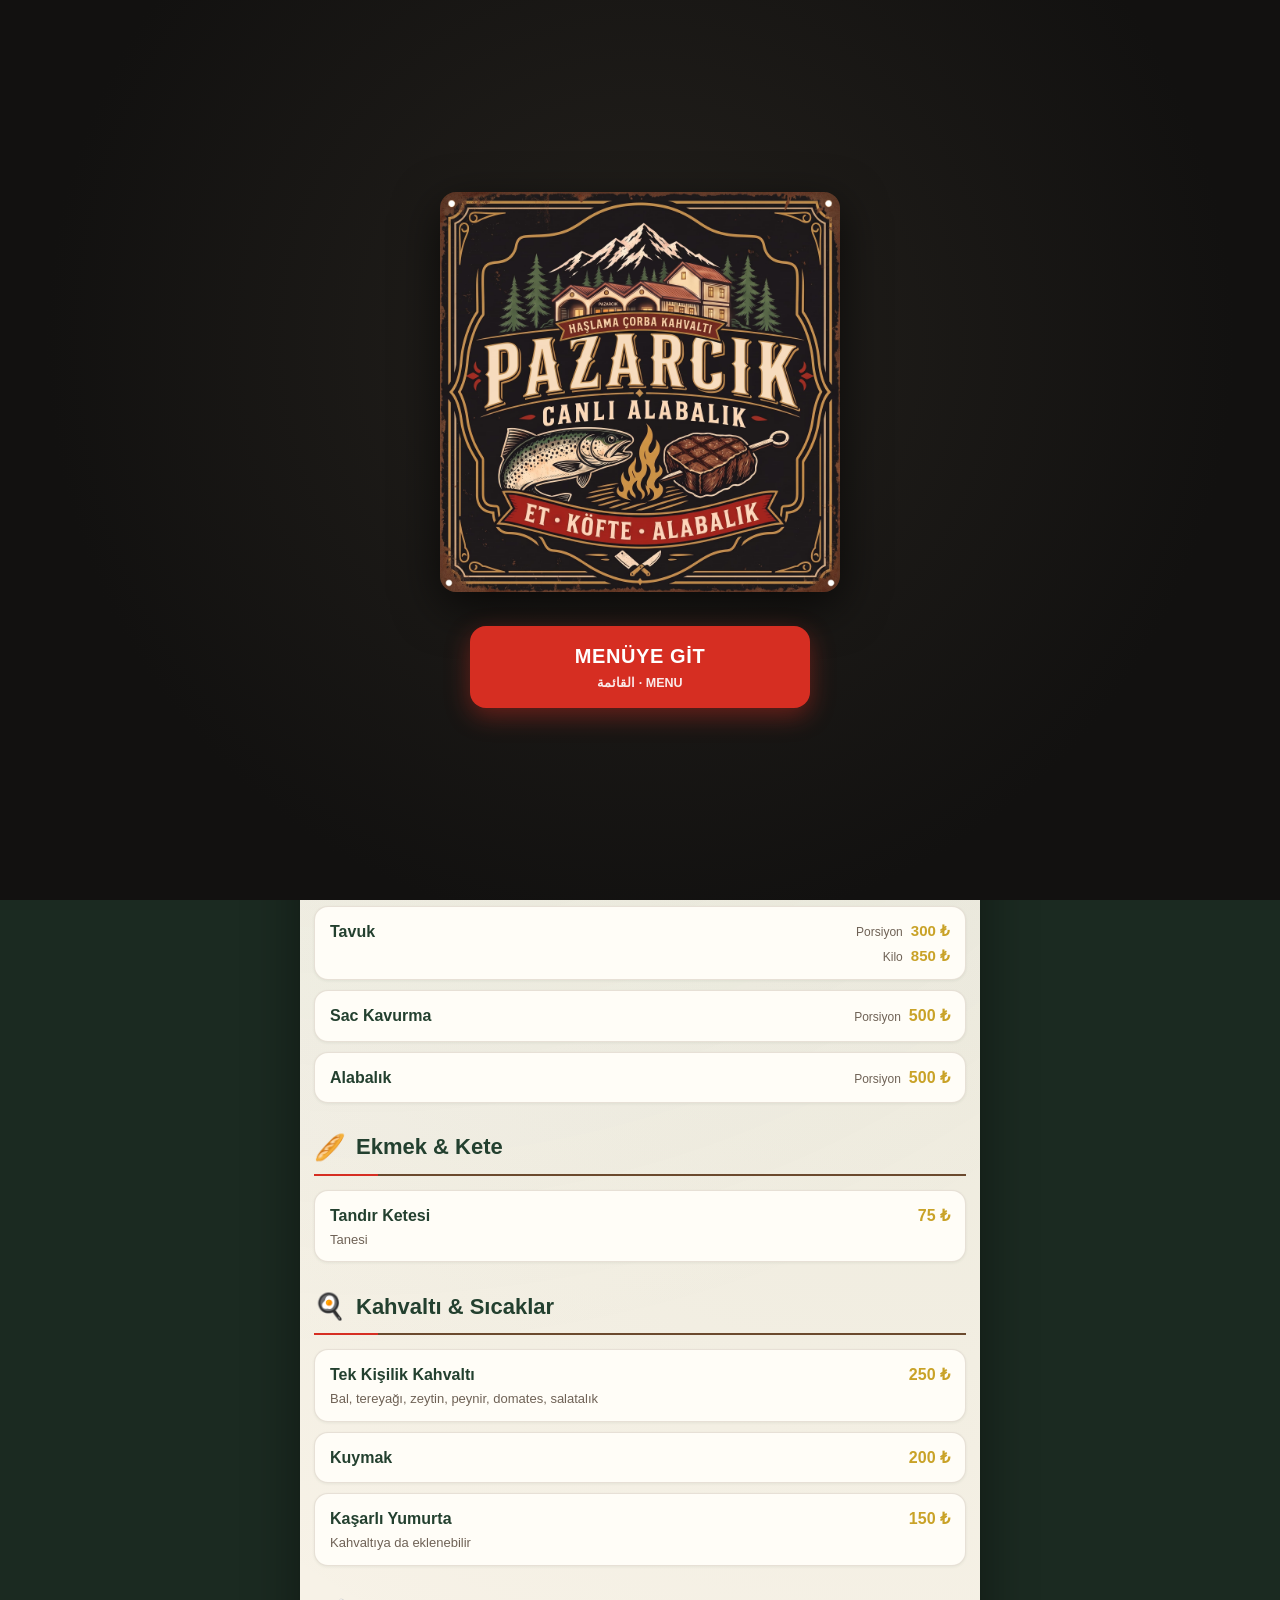
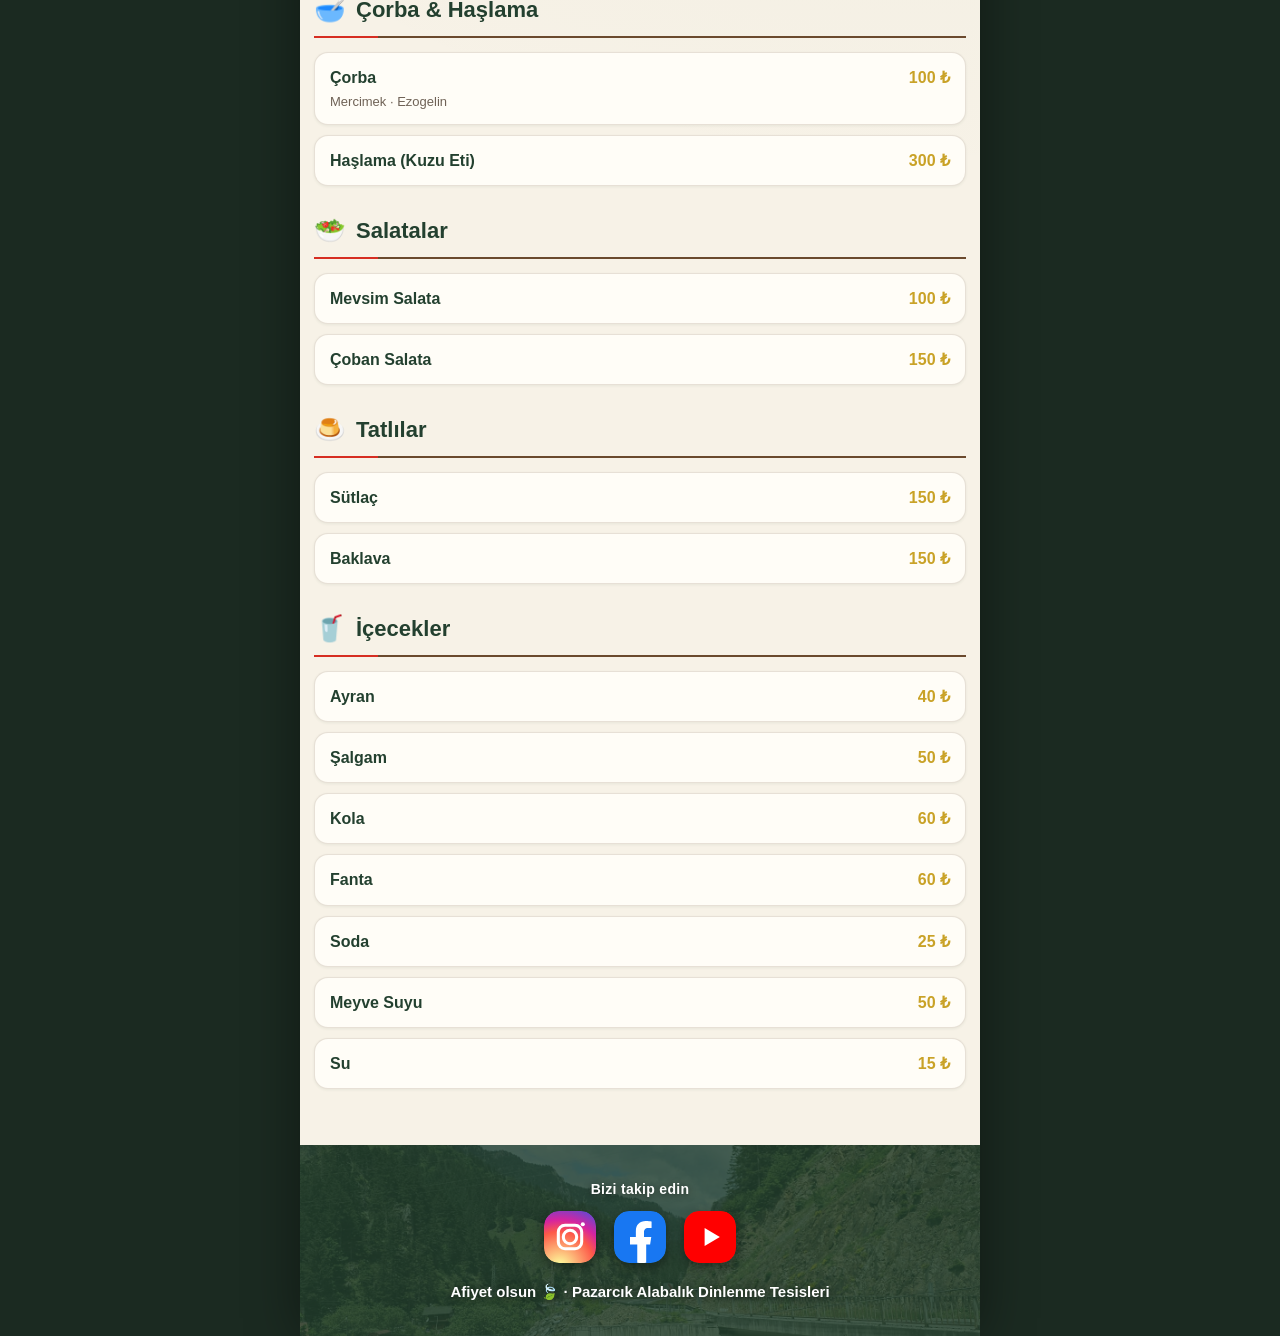
<file: index.html>
<!DOCTYPE html>
<html lang="tr" translate="no">
<head>
  <meta charset="UTF-8">
  <meta name="viewport" content="width=device-width, initial-scale=1.0, maximum-scale=5.0">
  <!-- Tarayıcı otomatik çevirisini kapat: 3 dili zaten biz sunuyoruz.
       Aksi halde Chrome (ör. Arapça telefonda) tüm metni çevirip
       Türkçe alt-yazıyı ve İngilizceyi de Arapçaya döndürüyor. -->
  <meta name="google" content="notranslate">
  <title>Pazarcık Alabalık Dinlenme Tesisleri — Menü</title>
  <meta name="description" content="Pazarcık Canlı Alabalık · Et · Köfte · Balık — Menü & Galeri">
  <meta name="theme-color" content="#161616">
  <link rel="manifest" href="manifest.webmanifest">
  <link rel="stylesheet" href="css/style.css">
  <script>
    /* Yeni sürüm yayınlanınca sayfayı bir kez otomatik yenile — müşteri hiçbir şey yapmasın */
    if ("serviceWorker" in navigator) {
      var _pzHadCtrl = !!navigator.serviceWorker.controller, _pzReloaded = false;
      navigator.serviceWorker.addEventListener("controllerchange", function () {
        if (_pzReloaded || !_pzHadCtrl) return;
        _pzReloaded = true;
        window.location.reload();
      });
    }
  </script>
</head>
<body class="notranslate">

  <!-- Açılış: logo + menüye giriş -->
  <div class="intro" id="intro">
    <div class="intro-ic">
      <img class="intro-logo" src="img/logo.jpeg" alt="Pazarcık Alabalık Dinlenme Tesisleri">
      <button class="intro-btn" id="introBtn" type="button">
        <span class="ib1">MENÜYE GİT</span>
        <span class="ib2">القائمة · MENU</span>
      </button>
    </div>
  </div>

  <div class="app">
    <header class="hero" id="hero">
      <div class="hero-split">
        <div class="hero-half left"></div>
        <div class="hero-half right"></div>
      </div>
      <div class="hero-overlay"></div>
      <div class="hero-content">
        <h1 class="hero-title" id="restName"></h1>
        <p class="hero-tagline" id="restTagline"></p>
      </div>
      <span class="season-tag left">☀️ Yaz</span>
      <span class="season-tag right">❄️ Kış</span>
    </header>

    <div class="brandbar">
      <span class="flame" aria-hidden="true">🔥</span>
      <span class="offerings" id="offerings"></span>
      <span class="flame" aria-hidden="true">🔥</span>
    </div>

    <div class="topbar">
      <nav class="tabs" id="tabs" aria-label="Menü / Galeri">
        <button type="button" data-tab="menu" class="active">🍽️ <span id="tabMenu"></span></button>
        <button type="button" data-tab="gallery">📷 <span id="tabGallery"></span></button>
      </nav>
      <nav class="lang-switch" id="langSwitch" aria-label="Dil / Language">
        <button type="button" data-lang="tr">TR</button>
        <button type="button" data-lang="ar">عربي</button>
        <button type="button" data-lang="en">EN</button>
      </nav>
    </div>

    <main>
      <section id="menu" class="menu"></section>
      <section id="gallery" class="gallery" hidden></section>
    </main>

    <footer class="foot">
      <div class="foot-content">
        <div class="social">
          <div class="social-title" id="socialTitle">Bizi takip edin</div>
          <div class="social-links">
            <a class="social-link" href="https://www.instagram.com/pazarcikalabalik" target="_blank" rel="noopener noreferrer" aria-label="Instagram">
              <svg viewBox="0 0 512 512" width="52" height="52" aria-hidden="true" focusable="false">
                <defs>
                  <radialGradient id="igGrad" cx="30%" cy="107%" r="150%">
                    <stop offset="0%" stop-color="#fdf497"/>
                    <stop offset="5%" stop-color="#fdf497"/>
                    <stop offset="45%" stop-color="#fd5949"/>
                    <stop offset="60%" stop-color="#d6249f"/>
                    <stop offset="90%" stop-color="#285AEB"/>
                  </radialGradient>
                </defs>
                <rect width="512" height="512" rx="150" fill="url(#igGrad)"/>
                <rect x="141" y="141" width="230" height="230" rx="66" fill="none" stroke="#fff" stroke-width="30"/>
                <circle cx="256" cy="256" r="66" fill="none" stroke="#fff" stroke-width="30"/>
                <circle cx="382" cy="130" r="20" fill="#fff"/>
              </svg>
            </a>
            <a class="social-link" href="https://www.facebook.com/share/1CxG27CjeF/" target="_blank" rel="noopener noreferrer" aria-label="Facebook">
              <svg viewBox="0 0 512 512" width="52" height="52" aria-hidden="true" focusable="false">
                <rect width="512" height="512" rx="150" fill="#1877F2"/>
                <path fill="#fff" d="M355.6 330l11.4-74.4h-71.4v-48.3c0-20.4 10-40.2 42-40.2h32.4V103.9s-29.5-5-57.6-5c-58.8 0-97.2 35.6-97.2 100.2v56.5H157.6V330h71.4v179.9c14.3 2.2 29 3.4 44 3.4s29.7-1.2 44-3.4V330h65.6z"/>
              </svg>
            </a>
            <a class="social-link" href="https://www.youtube.com/@pazarcik-alabalik-tesisi" target="_blank" rel="noopener noreferrer" aria-label="YouTube">
              <svg viewBox="0 0 512 512" width="52" height="52" aria-hidden="true" focusable="false">
                <rect width="512" height="512" rx="150" fill="#FF0000"/>
                <path fill="#fff" d="M203 168v176l150-88z"/>
              </svg>
            </a>
          </div>
        </div>
        <p class="foot-note" id="footNote"></p>
      </div>
    </footer>
  </div>

  <div class="lightbox" id="lightbox" hidden>
    <img id="lightboxImg" alt="">
  </div>

  <script src="js/menu-data.js"></script>
  <script src="js/app.js"></script>
</body>
</html>
</file>
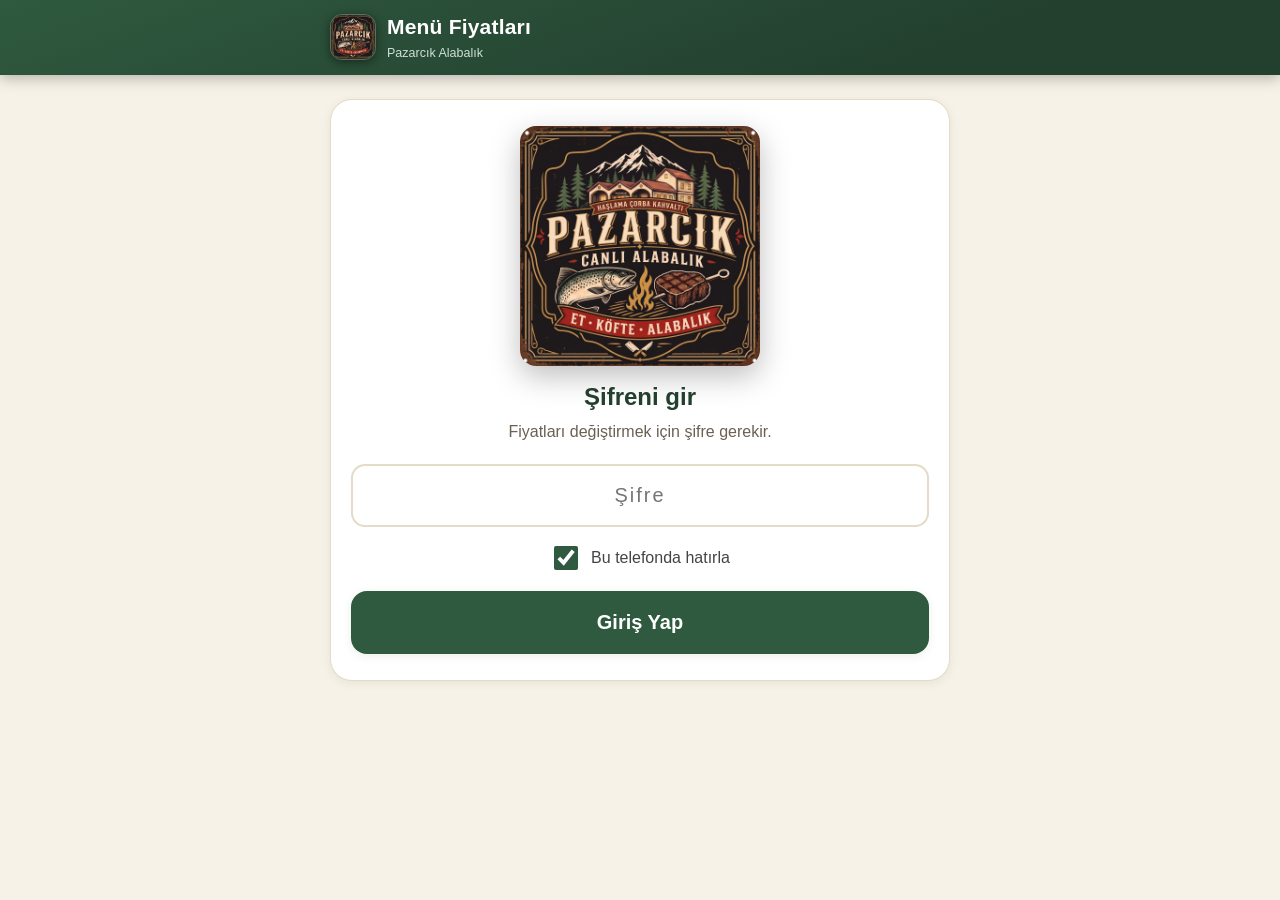
<file: panel/index.html>
<!DOCTYPE html>
<html lang="tr" translate="no">
<head>
  <meta charset="UTF-8">
  <meta name="viewport" content="width=device-width, initial-scale=1.0, viewport-fit=cover">
  <meta name="robots" content="noindex, nofollow">
  <meta name="google" content="notranslate">
  <meta name="theme-color" content="#23402F">
  <link rel="manifest" href="manifest.webmanifest">
  <link rel="apple-touch-icon" href="icon-192.png">
  <title>Menü Fiyatları</title>
  <style>
    :root{
      --yesil:#23402F; --yesil2:#2F5A3F; --yesil3:#3C7350; --kirmizi:#D62E22; --altin:#B8860B;
      --krem:#F7F2E7; --kart:#FFFFFF; --cizgi:#E4DBC8; --metin:#241F1A; --soluk:#6B6053;
      --golge:0 2px 10px rgba(35,64,47,.09);
      --tabbar:66px;
    }
    *{box-sizing:border-box;-webkit-tap-highlight-color:transparent}
    html,body{margin:0;padding:0}
    body{
      font-family:"Segoe UI",Tahoma,Arial,sans-serif;background:var(--krem);color:var(--metin);
      font-size:18px;line-height:1.45;-webkit-text-size-adjust:100%;overflow-x:hidden;
      padding-bottom:calc(var(--tabbar) + 26px + env(safe-area-inset-bottom));
    }
    .kap{max-width:620px;margin:0 auto;padding:0 14px}

    /* ---------------- ÜST BAR ---------------- */
    header{
      position:sticky;top:0;z-index:30;color:#fff;
      background:linear-gradient(160deg,#2F5A3F 0%,#23402F 72%);
      padding:calc(12px + env(safe-area-inset-top)) 16px 12px;
      box-shadow:0 3px 14px rgba(0,0,0,.28);
    }
    header .in{max-width:620px;margin:0 auto;display:flex;align-items:center;justify-content:space-between;gap:12px}
    .marka{display:flex;align-items:center;gap:11px;min-width:0}
    .marka .logo{width:46px;height:46px;flex:0 0 auto;border-radius:12px;object-fit:cover;
                 box-shadow:0 2px 10px rgba(0,0,0,.45);border:1.5px solid rgba(255,255,255,.2)}
    header h1{margin:0;font-size:clamp(18px,4.8vw,21px);font-weight:800;letter-spacing:.2px}
    header .alt{margin:2px 0 0;font-size:12.5px;color:#cfe0d4}
    .cikis{background:rgba(255,255,255,.12);border:1.5px solid rgba(255,255,255,.35);color:#fff;
           border-radius:999px;padding:9px 15px;font-size:14px;font-weight:700;cursor:pointer;flex:0 0 auto}

    /* ---------------- GİRİŞ ---------------- */
    #giris{display:none;padding:24px 0 40px}
    #giris.acik{display:block}
    .giris-kart{background:var(--kart);border:1px solid var(--cizgi);border-radius:22px;
                padding:26px 20px;box-shadow:var(--golge);text-align:center}
    .giris-logo{display:block;width:min(64vw,240px);height:auto;margin:0 auto 14px;border-radius:16px;
                box-shadow:0 10px 30px rgba(0,0,0,.26)}
    .giris-kart h2{margin:0 0 6px;font-size:24px;color:var(--yesil)}
    .giris-kart p{margin:0 0 20px;font-size:16px;color:var(--soluk)}
    .giris-kart input[type=password]{
      width:100%;padding:18px;font-size:20px;text-align:center;border:2px solid var(--cizgi);
      border-radius:14px;background:#fff;letter-spacing:2px}
    .giris-kart input:focus{outline:none;border-color:var(--yesil2)}
    .hatirla{display:flex;align-items:center;justify-content:center;gap:10px;margin:16px 0 0;font-size:16px;color:#444}
    .hatirla input{width:24px;height:24px;accent-color:var(--yesil2)}
    .btn-buyuk{width:100%;margin-top:18px;padding:20px;border:0;border-radius:16px;background:var(--yesil2);
               color:#fff;font-size:20px;font-weight:800;cursor:pointer;box-shadow:var(--golge)}
    .btn-buyuk:active{transform:translateY(1px)}

    /* ---------------- UYGULAMA ---------------- */
    #uygulama{display:none}
    #uygulama.acik{display:block}
    .sayfa{display:none;padding-top:6px}
    .sayfa.acik{display:block;animation:gir .22s ease}
    @keyframes gir{from{opacity:0;transform:translateY(6px)}to{opacity:1;transform:none}}

    .ozet{display:flex;gap:10px;margin:14px 0 4px}
    .ozet .kutu{flex:1;background:var(--kart);border:1px solid var(--cizgi);border-radius:16px;
                padding:13px 12px;text-align:center;box-shadow:var(--golge)}
    .ozet .sayi{display:block;font-size:26px;font-weight:800;color:var(--yesil)}
    .ozet .sayi.uyari{color:var(--kirmizi)}
    .ozet .etiket{font-size:12.5px;color:var(--soluk);font-weight:600}

    .bilgi-serit{background:#EAF1EC;border:1px solid #CBDDD1;border-radius:16px;
                 padding:13px 15px;margin:14px 0 4px;font-size:15px;color:#2c4a38;line-height:1.55}

    .zip{display:flex;gap:8px;overflow-x:auto;padding:12px 0 4px;-webkit-overflow-scrolling:touch;
         scrollbar-width:none}
    .zip::-webkit-scrollbar{display:none}
    .zip button{flex:0 0 auto;background:#fff;border:1.5px solid var(--cizgi);color:var(--yesil);
                border-radius:999px;padding:10px 16px;font-size:15px;font-weight:700;cursor:pointer}
    .zip button:active{background:#eee}

    .kat-bas{display:flex;align-items:center;gap:9px;font-size:clamp(17px,4.4vw,20px);font-weight:800;
             color:var(--yesil);margin:22px 0 10px;padding-bottom:8px;border-bottom:2px solid var(--cizgi)}

    .urun{background:var(--kart);border:1.5px solid var(--cizgi);border-radius:18px;
          padding:15px;margin-bottom:12px;box-shadow:var(--golge);transition:border-color .15s,background .15s}
    .urun.degisti{border-color:var(--altin);background:#FFFDF3}
    .urun.yok{background:#F3F0E8}
    .urun-ust{display:flex;align-items:center;justify-content:space-between;gap:10px;margin-bottom:10px}
    .urun-ad{font-size:clamp(17px,4.6vw,20px);font-weight:800;color:var(--yesil)}
    .rozet{font-size:12px;font-weight:800;padding:5px 10px;border-radius:999px;white-space:nowrap}
    .rozet.degisti{background:var(--altin);color:#fff}
    .rozet.yok{background:var(--kirmizi);color:#fff}

    .fiyat-satir{display:flex;align-items:center;gap:8px;margin-bottom:11px;flex-wrap:wrap}
    .fiyat-etiket{flex:1 1 100%;font-size:14.5px;font-weight:700;color:var(--soluk)}
    .adim{flex:0 0 auto;min-width:62px;height:56px;padding:0 6px;border:0;border-radius:14px;
          background:var(--yesil2);color:#fff;font-size:18px;font-weight:800;cursor:pointer;box-shadow:var(--golge)}
    .adim:active{transform:translateY(1px);background:var(--yesil)}
    .kutu{flex:1 1 68px;min-width:68px;width:100%;height:56px;text-align:center;font-size:22px;font-weight:800;
          color:var(--metin);border:2px solid var(--cizgi);border-radius:14px;background:#fff;padding:0 4px}
    .kutu:focus{outline:none;border-color:var(--yesil2)}
    .para{flex:0 0 auto;font-size:18px;font-weight:800;color:var(--altin)}

    .tukendi-satir{display:flex;align-items:center;gap:12px;margin-top:4px;padding-top:12px;
                   border-top:1.5px dashed var(--cizgi)}
    .anahtar{position:relative;flex:0 0 auto;width:64px;height:36px;display:inline-block;cursor:pointer}
    .anahtar input{opacity:0;width:0;height:0;position:absolute}
    .anahtar .kaydir{position:absolute;inset:0;background:#c9c2b4;border-radius:999px;transition:background .2s;cursor:pointer}
    .anahtar .kaydir::before{content:"";position:absolute;width:28px;height:28px;left:4px;top:4px;
      background:#fff;border-radius:50%;transition:transform .2s;box-shadow:0 1px 4px rgba(0,0,0,.3)}
    .anahtar input:checked + .kaydir{background:var(--kirmizi)}
    .anahtar input:checked + .kaydir::before{transform:translateX(28px)}
    .tukendi-satir label.yazi{font-size:16px;font-weight:700;color:#444;cursor:pointer}

    /* --- BUGÜN sekmesi: sade satırlar --- */
    .bsatir{display:flex;align-items:center;gap:12px;background:var(--kart);border:1.5px solid var(--cizgi);
            border-radius:16px;padding:13px 15px;margin-bottom:9px;box-shadow:var(--golge)}
    .bsatir.yok{background:#FDEEEC;border-color:#F0BEB8}
    .bsatir .ad{flex:1;font-size:17px;font-weight:700;color:var(--yesil)}
    .bsatir.yok .ad{color:#8B241B;text-decoration:line-through}
    .bsatir .fy{font-size:14px;font-weight:700;color:var(--altin);white-space:nowrap}
    .bsatir.yok .fy{display:none}

    /* --- BİLGİ sekmesi --- */
    .bkart{background:var(--kart);border:1px solid var(--cizgi);border-radius:18px;padding:18px;
           margin-bottom:13px;box-shadow:var(--golge)}
    .bkart h3{margin:0 0 8px;font-size:17px;color:var(--yesil)}
    .bkart p{margin:0;font-size:15.5px;color:var(--soluk);line-height:1.6}
    .bkart .baglanti{display:block;margin-top:12px;padding:15px;border-radius:14px;background:var(--yesil2);
                     color:#fff;font-size:17px;font-weight:800;text-align:center;text-decoration:none}
    .bkart .baglanti.kirmizi{background:var(--kirmizi)}
    .bilgi-logo{display:block;width:min(52vw,190px);margin:2px auto 14px;border-radius:14px;
                box-shadow:0 8px 22px rgba(0,0,0,.2)}
    .surum{text-align:center;font-size:13px;color:var(--soluk);margin:6px 0 0}

    /* --- GALERİ sekmesi --- */
    .g-ekle{width:100%;padding:20px;border:2px dashed var(--yesil2);border-radius:18px;background:#F1F6F2;
            color:var(--yesil);font-size:17px;font-weight:800;cursor:pointer;margin:14px 0 4px}
    .g-ekle:active{background:#E4EEE7}
    .g-form{background:var(--kart);border:2px solid var(--altin);border-radius:18px;padding:16px;
            margin:12px 0;box-shadow:var(--golge);display:none}
    .g-form.acik{display:block}
    .g-onizle{width:100%;max-height:240px;object-fit:contain;border-radius:12px;background:#efe9db;margin-bottom:10px}
    .g-bilgi{font-size:13px;color:var(--soluk);text-align:center;margin:0 0 10px}
    .g-form label.et{display:block;font-size:14px;font-weight:700;color:var(--soluk);margin:12px 0 5px}
    .g-form select,.g-form input[type=text]{width:100%;padding:14px;font-size:17px;border:2px solid var(--cizgi);
            border-radius:12px;background:#fff;font-family:inherit}
    .g-form select:focus,.g-form input:focus{outline:none;border-color:var(--yesil2)}
    .g-form .dug{display:flex;gap:10px;margin-top:16px}
    .g-form .dug button{flex:1;padding:16px;border:0;border-radius:14px;font-size:17px;font-weight:800;cursor:pointer}
    #gVazgec{background:#fff;border:2px solid var(--cizgi);color:var(--soluk)}
    #gYukle{background:var(--yesil2);color:#fff}
    #gYukle:disabled{background:#c9c2b4}

    .g-izgara{display:grid;grid-template-columns:repeat(2,1fr);gap:10px;margin-bottom:18px}
    .g-kart{position:relative;border-radius:14px;overflow:hidden;background:#e6e0d2;aspect-ratio:4/3;
            box-shadow:var(--golge)}
    .g-kart img{width:100%;height:100%;object-fit:cover;display:block}
    .g-kart .yazi{position:absolute;left:0;right:0;bottom:0;padding:18px 8px 6px;font-size:12px;font-weight:700;
                  color:#fff;background:linear-gradient(transparent,rgba(0,0,0,.78))}
    .g-sil{position:absolute;top:6px;right:6px;width:38px;height:38px;border:0;border-radius:50%;
           background:rgba(214,46,34,.93);color:#fff;font-size:18px;cursor:pointer;line-height:1;
           box-shadow:0 2px 8px rgba(0,0,0,.35)}
    .g-bekliyor{position:absolute;top:7px;left:7px;background:rgba(184,134,11,.95);color:#fff;
                font-size:11px;font-weight:800;padding:4px 9px;border-radius:999px;
                box-shadow:0 2px 8px rgba(0,0,0,.3)}

    /* ---------------- KAYDET ÇUBUĞU ---------------- */
    .altbar{position:fixed;left:0;right:0;bottom:calc(var(--tabbar) + env(safe-area-inset-bottom));z-index:45;
            background:rgba(255,255,255,.97);border-top:1px solid var(--cizgi);
            padding:11px 14px;box-shadow:0 -4px 18px rgba(0,0,0,.13);display:none}
    .altbar.acik{display:block}
    .altbar .in{max-width:620px;margin:0 auto;display:flex;gap:10px}
    #geri{flex:0 0 104px;padding:16px 0;border:2px solid var(--cizgi);background:#fff;color:var(--soluk);
          border-radius:15px;font-size:15px;font-weight:800;cursor:pointer}
    #kaydet{flex:1;padding:16px;border:0;border-radius:15px;background:var(--kirmizi);color:#fff;
            font-size:18px;font-weight:800;cursor:pointer;box-shadow:0 4px 14px rgba(214,46,34,.35)}
    #kaydet:disabled{background:#c9c2b4;box-shadow:none}

    /* ---------------- ALT SEKMELER ---------------- */
    .tabbar{position:fixed;left:0;right:0;bottom:0;z-index:50;background:#fff;
            border-top:1px solid var(--cizgi);display:none;
            padding-bottom:env(safe-area-inset-bottom);box-shadow:0 -2px 16px rgba(0,0,0,.10)}
    .tabbar.acik{display:flex}
    .tabbar .in{max-width:620px;margin:0 auto;display:flex;width:100%}
    .tabbar button{flex:1;background:none;border:0;padding:9px 4px 11px;display:flex;flex-direction:column;
                   align-items:center;gap:2px;color:var(--soluk);font-size:12.5px;font-weight:700;cursor:pointer;
                   position:relative;transition:color .15s}
    .tabbar button .ikon{font-size:22px;line-height:1.1}
    .tabbar button.aktif{color:var(--yesil2)}
    .tabbar button.aktif::before{content:"";position:absolute;top:0;left:22%;right:22%;height:3px;
                                 background:var(--yesil2);border-radius:0 0 4px 4px}
    .tabbar .nokta{position:absolute;top:6px;right:calc(50% - 26px);width:9px;height:9px;border-radius:50%;
                   background:var(--kirmizi);display:none}
    .tabbar .nokta.acik{display:block}

    /* ---------------- DURUM & ONAY ---------------- */
    .durum{margin:14px 0;padding:15px;border-radius:14px;font-size:16.5px;font-weight:700;display:none;line-height:1.5}
    .durum.ok{display:block;background:#E3F4E8;color:#14532D;border:1.5px solid #A9DCB9}
    .durum.hata{display:block;background:#FDECEA;color:#7F1D1D;border:1.5px solid #F3B9B3}
    .durum.bilgi{display:block;background:#EDF3F8;color:#1E3A5F;border:1.5px solid #C6DBEA}
    .meta{text-align:center;font-size:13px;color:var(--soluk);margin:10px 0 0}

    .perde{position:fixed;inset:0;background:rgba(20,25,22,.62);z-index:70;display:none;
           align-items:flex-end;justify-content:center}
    .perde.acik{display:flex}
    .onay{background:#fff;width:100%;max-width:620px;border-radius:22px 22px 0 0;
          padding:22px 18px calc(22px + env(safe-area-inset-bottom));max-height:86vh;overflow:auto;
          box-shadow:0 -8px 40px rgba(0,0,0,.35);animation:yukari .25s ease}
    @keyframes yukari{from{transform:translateY(30px);opacity:.6}to{transform:none;opacity:1}}
    .onay h3{margin:0 0 4px;font-size:22px;color:var(--yesil)}
    .onay .ac{margin:0 0 14px;font-size:15.5px;color:var(--soluk)}
    .fark{display:flex;align-items:center;justify-content:space-between;gap:10px;padding:12px 0;
          border-bottom:1px solid var(--cizgi);font-size:16.5px}
    .fark .ad{font-weight:700}
    .fark .ok{font-weight:800;white-space:nowrap}
    .fark .eski{color:var(--soluk);text-decoration:line-through;font-weight:600}
    .fark .yeni{color:var(--kirmizi)}
    .onay .dugmeler{display:flex;gap:10px;margin-top:20px}
    .onay .dugmeler button{flex:1;padding:17px;border-radius:16px;font-size:17px;font-weight:800;cursor:pointer;border:0}
    #vazgec{background:#fff;border:2px solid var(--cizgi);color:var(--soluk)}
    #onayla{background:var(--yesil2);color:#fff}

    @media (min-width:640px){ body{font-size:19px} }
    /* Yeni ürün ekleme */
    .yeniurun{margin:14px 0 4px;border:2px solid var(--cizgi);border-radius:16px;background:var(--kart);overflow:hidden}
    .yeniurun>summary{list-style:none;cursor:pointer;padding:16px;font-size:17px;font-weight:800;color:var(--yesil2)}
    .yeniurun>summary::-webkit-details-marker{display:none}
    .yeniurun[open]>summary{border-bottom:1px solid var(--cizgi)}
    .yeniurun .g-form{border:0;background:transparent;border-radius:0;margin:0}
    .yeniurun .g-form input[type=number]{width:100%;padding:14px;font-size:17px;border:2px solid var(--cizgi);border-radius:12px;background:#fff;box-sizing:border-box}
    .yeniurun .g-form input[type=number]:focus{outline:none;border-color:var(--yesil2)}
    .yeniurun .ekle-btn{background:var(--yesil2);color:#fff}
    .ekstra-bos{color:var(--soluk);font-size:14px;margin:12px 2px}
    .ekstra-satir{display:flex;align-items:center;gap:8px;padding:10px 6px;border-top:1px solid var(--cizgi)}
    .ekstra-bilgi{flex:1;min-width:0}
    .ekstra-ad{font-size:16px;font-weight:700;color:#23402F;word-break:break-word}
    .ekstra-kat{font-size:12.5px;color:var(--soluk)}
    .ekstra-fiyat{width:80px;padding:10px;font-size:16px;border:2px solid var(--cizgi);border-radius:10px;text-align:center;background:#fff}
    .ekstra-tl{font-weight:800;color:var(--soluk)}
    .ekstra-sil{border:0;background:#f3e2e2;color:#a33;border-radius:10px;padding:10px 12px;font-size:16px;cursor:pointer}
  </style>
</head>
<body>
  <header>
    <div class="in">
      <div class="marka">
        <img class="logo" src="../img/logo.jpeg" alt="">
        <div>
          <h1 id="baslik">Menü Fiyatları</h1>
          <p class="alt">Pazarcık Alabalık</p>
        </div>
      </div>
      <button class="cikis" id="cikis" type="button" hidden>Çıkış</button>
    </div>
  </header>

  <!-- GİRİŞ -->
  <section id="giris" class="kap acik">
    <div class="giris-kart">
      <img class="giris-logo" src="../img/logo.jpeg" alt="Pazarcık Alabalık">
      <h2>Şifreni gir</h2>
      <p>Fiyatları değiştirmek için şifre gerekir.</p>
      <input id="sifre" type="password" autocomplete="current-password" placeholder="Şifre">
      <div class="hatirla">
        <input id="hatirla" type="checkbox" checked>
        <label for="hatirla">Bu telefonda hatırla</label>
      </div>
      <button class="btn-buyuk" id="girisBtn" type="button">Giriş Yap</button>
      <div id="girisDurum" class="durum"></div>
    </div>
  </section>

  <!-- UYGULAMA -->
  <section id="uygulama" class="kap">

    <div id="banner" style="display:none;background:#FDE7E3;border:1.5px solid #E8A79F;color:#8B241B;font-size:14.5px;font-weight:700;line-height:1.5;padding:12px 14px;border-radius:14px;margin:12px 0 0"></div>

    <!-- SEKME 1: BUGÜN -->
    <div class="sayfa acik" id="s-bugun">
      <div class="ozet">
        <div class="kutu"><span class="sayi" id="sayiToplam">0</span><span class="etiket">ürün</span></div>
        <div class="kutu"><span class="sayi uyari" id="sayiTukendi">0</span><span class="etiket">bugün yok</span></div>
      </div>
      <div class="bilgi-serit">
        <b>Bugün ne bitti?</b><br>
        Biten ürünün anahtarını aç → menüde <b>“Bugün yok”</b> yazar, müşteri boşuna sipariş vermez.
      </div>
      <div id="bugunListe"></div>
    </div>

    <!-- SEKME 2: FİYATLAR -->
    <div class="sayfa" id="s-fiyat">
      <div class="bilgi-serit">
        <b>Fiyat değiştirme</b><br>
        <b>−</b> ve <b>+</b> tuşlarına bas (rakama dokunup da yazabilirsin). Bitince <b>KAYDET</b>.
      </div>
      <details class="yeniurun" id="yeniUrunBox">
        <summary>➕ Yeni ürün ekle</summary>
        <div class="g-form acik">
          <label class="et" for="yuAd">Ürün adı</label>
          <input type="text" id="yuAd" maxlength="60" placeholder="Örn: Mevsim Salata">
          <label class="et" for="yuFiyat">Fiyat (₺)</label>
          <input type="number" id="yuFiyat" inputmode="numeric" min="0" placeholder="Örn: 100">
          <label class="et" for="yuKat">Hangi bölüme eklensin?</label>
          <select id="yuKat"></select>
          <div class="dug"><button id="yuEkle" type="button" class="ekle-btn">➕ Ekle</button></div>
          <div id="yuDurum" class="durum"></div>
          <div id="ekstraListe"></div>
        </div>
      </details>
      <div class="zip" id="zip"></div>
      <div id="fiyatListe"></div>
    </div>

    <!-- SEKME 3: GALERİ -->
    <div class="sayfa" id="s-galeri">
      <div class="bilgi-serit">
        <b>Menü galerisi</b><br>
        Yemek veya manzara fotoğrafı ekle. Fotoğraf otomatik küçültülür, hızlı yüklenir.
      </div>

      <button class="g-ekle" id="gEkleBtn" type="button">📸 Fotoğraf Ekle</button>
      <input type="file" id="gDosya" accept="image/*" hidden>

      <div class="g-form" id="gForm">
        <img class="g-onizle" id="gOnizle" alt="">
        <p class="g-bilgi" id="gBoyut"></p>
        <label class="et" for="gBolum">Hangi bölüme eklensin?</label>
        <select id="gBolum">
          <option value="dishes">🍽️ Lezzetlerimiz (yemekler)</option>
          <option value="winter">❄️ Kış</option>
          <option value="summer">☀️ Yaz</option>
          <option value="meat">🥩 Taze Etimiz</option>
        </select>
        <label class="et" for="gAciklama">Açıklama (kısa)</label>
        <input type="text" id="gAciklama" maxlength="60" placeholder="Örn: Izgara Alabalık">
        <div class="dug">
          <button id="gVazgec" type="button">Vazgeç</button>
          <button id="gYukle" type="button">Yükle</button>
        </div>
      </div>

      <div id="gDurum" class="durum"></div>
      <div id="gListe"></div>
    </div>

    <!-- SEKME 4: BİLGİ -->
    <div class="sayfa" id="s-bilgi">
      <img class="bilgi-logo" src="../img/logo.jpeg" alt="">
      <div class="bkart">
        <h3>🍽️ Müşteri menüsü</h3>
        <p>Müşterilerin QR ile gördüğü menüyü aç, değişikliklerini kontrol et.</p>
        <a class="baglanti" href="../" rel="noopener">Menüyü Aç</a>
      </div>
      <div class="bkart">
        <h3>❓ Nasıl çalışır?</h3>
        <p>
          Değişikliği kaydettiğinde menü <b>yaklaşık 1 dakika</b> içinde güncellenir.
          Her kayıt saklanır; yanlış bir şey olursa geri alınabilir.
        </p>
      </div>
      <div class="bkart">
        <h3>🔐 Güvenlik</h3>
        <p>Şifre bu telefonda hatırlanıyor. Telefonu başkasına verecekseniz çıkış yapın.</p>
        <a class="baglanti kirmizi" href="#" id="cikisBilgi">Çıkış Yap</a>
      </div>
      <p class="surum">Menü Fiyat · sürüm 1.2</p>
    </div>

    <div id="durum" class="durum"></div>
    <p class="meta" id="meta"></p>
  </section>

  <!-- KAYDET -->
  <div class="altbar" id="altbar">
    <div class="in">
      <button id="geri" type="button">↺ Geri al</button>
      <button id="kaydet" type="button">KAYDET</button>
    </div>
  </div>

  <!-- ALT SEKMELER -->
  <nav class="tabbar" id="tabbar">
    <div class="in">
      <button type="button" data-s="bugun" class="aktif">
        <span class="ikon">🍽️</span><span>Bugün</span><span class="nokta" id="noktaBugun"></span>
      </button>
      <button type="button" data-s="fiyat">
        <span class="ikon">💰</span><span>Fiyatlar</span><span class="nokta" id="noktaFiyat"></span>
      </button>
      <button type="button" data-s="galeri">
        <span class="ikon">📷</span><span>Galeri</span>
      </button>
      <button type="button" data-s="bilgi">
        <span class="ikon">ℹ️</span><span>Bilgi</span>
      </button>
    </div>
  </nav>

  <!-- ONAY -->
  <div class="perde" id="perde">
    <div class="onay">
      <h3>Değişiklikleri onayla</h3>
      <p class="ac">Aşağıdakiler menüye yansıyacak:</p>
      <div id="farklar"></div>
      <div class="dugmeler">
        <button id="vazgec" type="button">Vazgeç</button>
        <button id="onayla" type="button">Evet, kaydet</button>
      </div>
    </div>
  </div>

  <script src="../js/menu-data.js"></script>
  <script>
  (function () {
    "use strict";
    var $ = function (id) { return document.getElementById(id); };
    var ANAHTAR = "pz_panel_sifre";

    var veri = { fiyatlar: {}, tukendi: [], ekstra: [] };
    var ilk  = { fiyatlar: {}, tukendi: [], ekstra: [] };
    var sifre = "";
    var aktifSekme = "bugun";

    var BASLIK = { bugun: "Bugün", fiyat: "Menü Fiyatları", galeri: "Galeri", bilgi: "Bilgi" };

    function kopya(o) { return JSON.parse(JSON.stringify(o)); }
    function adim(v) { return v >= 1000 ? 50 : (v >= 100 ? 10 : 5); }
    function varsayilan(it, i) { return it.prices[i].value; }
    function deger(ad, i, it) {
      var d = veri.fiyatlar[ad];
      return (d && typeof d[i] === "number") ? d[i] : varsayilan(it, i);
    }
    function yokMu(ad) { return veri.tukendi.indexOf(ad) !== -1; }
    function durum(el, mesaj, tip) { el.className = "durum " + (tip || "bilgi"); el.textContent = mesaj; }
    function herUrun(fn) {
      MENU.categories.forEach(function (kat) { kat.items.forEach(function (it) { fn(it, kat); }); });
    }

    /* ---- Müşteri menüsüne yansıma kontrolü ----
       Panel değişikliği doğrudan GitHub'a işler; müşteri menüsü de veriyi GitHub'dan
       okur. Fiyat kaydı [skip ci] ile Netlify'ı YENİDEN YAYINLAMAZ (ücretsiz limit
       korunur) — bu yüzden Netlify'ın statik kopyası KASITLI olarak eskidir ve
       yansımayı ORADAN doğrulamak YANLIŞ alarm verir. Doğru kaynak: GitHub'ın
       ANLIK, önbeleksiz, yetkili API'si (müşterinin gördüğü verinin ta kendisi). */
    var CANLI_MENU = "https://api.github.com/repos/mert61-python/restoran/contents/data/menu.json?ref=qr";
    function canliMenuOku() {
      return fetch(CANLI_MENU + "&t=" + Date.now(), {
        cache: "no-cache",
        headers: { "Accept": "application/vnd.github.raw" }
      })
        .then(function (r) { return r.ok ? r.json() : null; })
        .catch(function () { return null; });
    }
    function ayniMi(gonderilen, canli) {
      if (!canli || !canli.fiyatlar) return null; // okunamadı
      var g = gonderilen.fiyatlar || {}, c = canli.fiyatlar;
      for (var k in g) {
        if (!c[k] || JSON.stringify(g[k]) !== JSON.stringify(c[k])) return false;
      }
      var gt = (gonderilen.tukendi || []).slice().sort().join("|");
      var ct = (canli.tukendi || []).slice().sort().join("|");
      return gt === ct;
    }
    /* Kaydettikten sonra GitHub'ın anlık API'sinden yansımayı doğrular. API
       önbeleksiz ve yetkili olduğu için değişiklik genelde ilk denemede onaylanır;
       birkaç hızlı tekrar sadece ağ gecikmesine karşı. */
    function yansimaKontrol(gonderilen) {
      var deneme = 0;
      return new Promise(function (coz) {
        (function dene() {
          deneme++;
          canliMenuOku().then(function (d) {
            var s = ayniMi(gonderilen, d);
            if (s === true) { coz("canli"); return; }
            if (deneme >= 4) { coz("bilinmiyor"); return; }
            setTimeout(dene, 2500);
          });
        })();
      });
    }
    /* Eski "yayın duraklaması" bannerı artık geçersiz: panel değişikliği doğrudan
       GitHub'a işler ve müşteri menüsü GitHub'dan okur → "yayınlanmamış değişiklik"
       durumu oluşmaz. Yanıltmaması için bannerı gizli tut. */
    function bannerGuncelle() {
      var b = document.getElementById("banner");
      if (b) b.style.display = "none";
    }

    /* ---------- veri ---------- */
    function yukle() {
      /* Güncel fiyatları GitHub'dan oku (Netlify statik kopyası [skip ci] ile
         donmuş olabilir; müşteriye giden güncel veri GitHub'dadır). */
      return fetch("https://raw.githubusercontent.com/mert61-python/restoran/qr/data/menu.json?t=" + Date.now(), { cache: "no-cache" })
        .then(function (r) { return r.ok ? r.json() : null; })
        .then(function (d) {
          if (d) {
            veri.fiyatlar = d.fiyatlar || {};
            veri.tukendi = Array.isArray(d.tukendi) ? d.tukendi : [];
            veri.ekstra = Array.isArray(d.ekstra) ? d.ekstra : [];
            if (d.guncelleme) {
              var t = new Date(d.guncelleme);
              $("meta").textContent = "Son güncelleme: " + (isNaN(t) ? d.guncelleme : t.toLocaleString("tr-TR"));
            }
          }
          ilk = kopya(veri);
        })
        .catch(function () { ilk = kopya(veri); });
    }

    /* ---------- farklar ---------- */
    function farklar() {
      var liste = [];
      herUrun(function (it) {
        var ad = it.name.tr;
        it.prices.forEach(function (p, i) {
          var y = deger(ad, i, it);
          var e = (ilk.fiyatlar[ad] && typeof ilk.fiyatlar[ad][i] === "number") ? ilk.fiyatlar[ad][i] : varsayilan(it, i);
          if (y !== e) liste.push({ tip: "fiyat", ad: ad + (p.label ? " · " + p.label.tr : ""), eski: e + " ₺", yeni: y + " ₺" });
        });
        var yYok = yokMu(ad), eYok = ilk.tukendi.indexOf(ad) !== -1;
        if (yYok !== eYok) liste.push({ tip: "stok", ad: ad, eski: eYok ? "Bugün yok" : "Satışta", yeni: yYok ? "Bugün yok" : "Satışta" });
      });
      return liste;
    }
    function urunDegisti(it) {
      var ad = it.name.tr;
      for (var i = 0; i < it.prices.length; i++) {
        var y = deger(ad, i, it);
        var e = (ilk.fiyatlar[ad] && typeof ilk.fiyatlar[ad][i] === "number") ? ilk.fiyatlar[ad][i] : varsayilan(it, i);
        if (y !== e) return true;
      }
      return yokMu(ad) !== (ilk.tukendi.indexOf(ad) !== -1);
    }

    function sayaclar() {
      var toplam = 0, yok = 0;
      herUrun(function (it) { toplam++; if (yokMu(it.name.tr)) yok++; });
      $("sayiToplam").textContent = toplam;
      $("sayiTukendi").textContent = yok;

      var f = farklar();
      var nF = 0, nS = 0;
      f.forEach(function (x) { if (x.tip === "fiyat") nF++; else nS++; });
      $("noktaBugun").classList.toggle("acik", nS > 0);
      $("noktaFiyat").classList.toggle("acik", nF > 0);
      $("altbar").classList.toggle("acik", f.length > 0);
      $("kaydet").textContent = f.length > 0 ? "KAYDET (" + f.length + ")" : "KAYDET";
    }

    /* ---------- BUGÜN sekmesi ---------- */
    function bugunCiz() {
      var kap = $("bugunListe"); kap.innerHTML = "";
      MENU.categories.forEach(function (kat) {
        var bas = document.createElement("div");
        bas.className = "kat-bas";
        bas.textContent = (kat.icon || "") + " " + kat.name.tr;
        kap.appendChild(bas);

        kat.items.forEach(function (it) {
          var ad = it.name.tr;
          var satir = document.createElement("div");
          satir.className = "bsatir" + (yokMu(ad) ? " yok" : "");

          var sw = document.createElement("label"); sw.className = "anahtar";
          var cb = document.createElement("input");
          cb.type = "checkbox"; cb.checked = yokMu(ad);
          cb.id = "b-" + ad.replace(/\s/g, "");
          var kay = document.createElement("span"); kay.className = "kaydir";
          sw.appendChild(cb); sw.appendChild(kay);

          var nm = document.createElement("label");
          nm.className = "ad"; nm.setAttribute("for", cb.id); nm.textContent = ad;

          var fy = document.createElement("span");
          fy.className = "fy";
          fy.id = "bfy-" + ad.replace(/\s/g, "");
          fy.textContent = deger(ad, 0, it) + " ₺";

          cb.addEventListener("change", function () {
            var k = veri.tukendi.indexOf(ad);
            if (cb.checked && k === -1) veri.tukendi.push(ad);
            if (!cb.checked && k !== -1) veri.tukendi.splice(k, 1);
            satir.classList.toggle("yok", cb.checked);
            sayaclar();
            fiyatCiz(); // diğer sekme de senkron kalsın
          });

          satir.appendChild(sw); satir.appendChild(nm); satir.appendChild(fy);
          kap.appendChild(satir);
        });
      });
    }

    /* ---------- FİYATLAR sekmesi ---------- */
    function fiyatCiz() {
      var liste = $("fiyatListe"); liste.innerHTML = "";
      var zip = $("zip"); zip.innerHTML = "";

      MENU.categories.forEach(function (kat, ki) {
        var kimlik = "kat" + ki;
        var z = document.createElement("button");
        z.type = "button";
        z.textContent = (kat.icon || "") + " " + kat.name.tr;
        z.addEventListener("click", function () {
          var h = document.getElementById(kimlik);
          if (h) h.scrollIntoView({ behavior: "smooth", block: "start" });
        });
        zip.appendChild(z);

        var bas = document.createElement("div");
        bas.className = "kat-bas"; bas.id = kimlik;
        bas.textContent = (kat.icon || "") + " " + kat.name.tr;
        liste.appendChild(bas);

        kat.items.forEach(function (it) {
          var ad = it.name.tr;
          var kart = document.createElement("div");
          kart.className = "urun";

          var ust = document.createElement("div"); ust.className = "urun-ust";
          var nm = document.createElement("div"); nm.className = "urun-ad"; nm.textContent = ad;
          var roz = document.createElement("span"); roz.className = "rozet"; roz.hidden = true;
          ust.appendChild(nm); ust.appendChild(roz);
          kart.appendChild(ust);

          it.prices.forEach(function (p, i) {
            var satir = document.createElement("div"); satir.className = "fiyat-satir";
            var et = document.createElement("div"); et.className = "fiyat-etiket";
            et.textContent = p.label ? p.label.tr : "Fiyat";
            satir.appendChild(et);

            var eksi = document.createElement("button"); eksi.type = "button"; eksi.className = "adim";
            var kutu = document.createElement("input");
            kutu.className = "kutu"; kutu.type = "number"; kutu.inputMode = "numeric"; kutu.min = "0";
            var arti = document.createElement("button"); arti.type = "button"; arti.className = "adim";
            var tl = document.createElement("span"); tl.className = "para"; tl.textContent = "₺";

            function yaz(v) {
              v = Math.max(0, Math.round(v));
              if (!veri.fiyatlar[ad]) veri.fiyatlar[ad] = it.prices.map(function (q) { return q.value; });
              veri.fiyatlar[ad][i] = v;
              kutu.value = v;
              var s = adim(v);
              eksi.textContent = "−" + s; arti.textContent = "+" + s;
              if (i === 0) {
                var bfy = document.getElementById("bfy-" + ad.replace(/\s/g, ""));
                if (bfy) bfy.textContent = v + " ₺";
              }
              gorunum();
              sayaclar();
            }

            kutu.value = deger(ad, i, it);
            var s0 = adim(Number(kutu.value));
            eksi.textContent = "−" + s0; arti.textContent = "+" + s0;

            eksi.addEventListener("click", function () { yaz(Number(kutu.value) - adim(Number(kutu.value))); });
            arti.addEventListener("click", function () { yaz(Number(kutu.value) + adim(Number(kutu.value))); });
            kutu.addEventListener("focus", function () { kutu.select(); });
            kutu.addEventListener("change", function () { yaz(Number(kutu.value) || 0); });

            satir.appendChild(eksi); satir.appendChild(kutu); satir.appendChild(arti); satir.appendChild(tl);
            kart.appendChild(satir);
          });

          var ts = document.createElement("div"); ts.className = "tukendi-satir";
          var sw = document.createElement("label"); sw.className = "anahtar";
          var cb = document.createElement("input");
          cb.type = "checkbox"; cb.id = "f-" + ki + "-" + ad.replace(/\s/g, ""); cb.checked = yokMu(ad);
          var kay = document.createElement("span"); kay.className = "kaydir";
          sw.appendChild(cb); sw.appendChild(kay);
          var yazi = document.createElement("label");
          yazi.className = "yazi"; yazi.setAttribute("for", cb.id); yazi.textContent = "Bugün tükendi";
          cb.addEventListener("change", function () {
            var k = veri.tukendi.indexOf(ad);
            if (cb.checked && k === -1) veri.tukendi.push(ad);
            if (!cb.checked && k !== -1) veri.tukendi.splice(k, 1);
            gorunum(); sayaclar(); bugunCiz();
          });
          ts.appendChild(sw); ts.appendChild(yazi);
          kart.appendChild(ts);

          function gorunum() {
            var d = urunDegisti(it), yok = cb.checked;
            kart.classList.toggle("degisti", d);
            kart.classList.toggle("yok", yok);
            if (yok) { roz.hidden = false; roz.className = "rozet yok"; roz.textContent = "BUGÜN YOK"; }
            else if (d) { roz.hidden = false; roz.className = "rozet degisti"; roz.textContent = "değişti"; }
            else { roz.hidden = true; }
          }
          gorunum();
          liste.appendChild(kart);
        });
      });
    }

    /* ---------- YENİ ÜRÜN (panelden menüye ekleme) ---------- */
    function katSecenekleri() {
      var sel = $("yuKat"); if (!sel) return; sel.innerHTML = "";
      MENU.categories.forEach(function (kat) {
        var o = document.createElement("option");
        o.value = kat.name.tr;
        o.textContent = (kat.icon || "") + " " + kat.name.tr;
        sel.appendChild(o);
      });
    }
    /* Fiyat haritasını SON KAYITLI değerlerden kur (bekleyen fiyat düzenlemelerini
       dahil etme) → yeni ürün ekleme yalnızca ekstra listesini değiştirsin. */
    function saklananFiyatlar() {
      var m = {};
      herUrun(function (it) {
        var ad = it.name.tr;
        var k = (ilk && ilk.fiyatlar && ilk.fiyatlar[ad]) ? ilk.fiyatlar[ad] : null;
        m[ad] = it.prices.map(function (p, i) { return (k && typeof k[i] === "number") ? k[i] : p.value; });
      });
      return m;
    }
    function ekstraKaydet(basari) {
      durum($("yuDurum"), "Kaydediliyor…", "bilgi");
      var gonder = {
        fiyatlar: saklananFiyatlar(),
        tukendi: (ilk.tukendi || []).slice(),
        ekstra: (veri.ekstra || []).slice()
      };
      return fetch("/.netlify/functions/menu-kaydet", {
        method: "POST", headers: { "Content-Type": "application/json" },
        body: JSON.stringify({ sifre: sifre, veri: gonder })
      })
        .then(function (r) { return r.json().then(function (j) { return { ok: r.ok, j: j, kod: r.status }; }); })
        .then(function (res) {
          if (res.ok && res.j && res.j.ok) {
            durum($("yuDurum"), basari || "✅ Kaydedildi.", "ok");
            ilk.ekstra = (veri.ekstra || []).slice();
          } else {
            durum($("yuDurum"), "⚠️ " + ((res.j && res.j.mesaj) || "Kaydedilemedi."), "hata");
            if (res.kod === 401) { try { localStorage.removeItem(ANAHTAR); } catch (e) {} }
          }
        })
        .catch(function () { durum($("yuDurum"), "⚠️ İnternete bağlanılamadı.", "hata"); });
    }
    function ekstraCiz() {
      var kap = $("ekstraListe"); if (!kap) return; kap.innerHTML = "";
      var liste = veri.ekstra || [];
      if (!liste.length) {
        var bos = document.createElement("p"); bos.className = "ekstra-bos";
        bos.textContent = "Henüz eklediğiniz ürün yok.";
        kap.appendChild(bos); return;
      }
      liste.forEach(function (e) {
        var row = document.createElement("div"); row.className = "ekstra-satir";
        var sol = document.createElement("div"); sol.className = "ekstra-bilgi";
        var ad = document.createElement("div"); ad.className = "ekstra-ad"; ad.textContent = e.ad;
        var kat = document.createElement("div"); kat.className = "ekstra-kat"; kat.textContent = e.kategori;
        sol.appendChild(ad); sol.appendChild(kat);
        var fi = document.createElement("input");
        fi.type = "number"; fi.className = "ekstra-fiyat"; fi.inputMode = "numeric"; fi.min = "0"; fi.value = e.fiyat;
        fi.addEventListener("change", function () {
          e.fiyat = Math.max(0, Math.round(Number(fi.value) || 0)); fi.value = e.fiyat;
          ekstraKaydet("✅ Fiyat güncellendi.");
        });
        var tl = document.createElement("span"); tl.className = "ekstra-tl"; tl.textContent = "₺";
        var sil = document.createElement("button"); sil.type = "button"; sil.className = "ekstra-sil"; sil.textContent = "🗑";
        sil.addEventListener("click", function () {
          if (!confirm("“" + e.ad + "” menüden çıkarılsın mı?")) return;
          veri.ekstra = (veri.ekstra || []).filter(function (x) { return x.id !== e.id; });
          ekstraCiz();
          ekstraKaydet("✅ Ürün çıkarıldı.");
        });
        row.appendChild(sol); row.appendChild(fi); row.appendChild(tl); row.appendChild(sil);
        kap.appendChild(row);
      });
    }
    if ($("yuEkle")) $("yuEkle").addEventListener("click", function () {
      var ad = ($("yuAd").value || "").trim();
      var fiyat = Math.max(0, Math.round(Number($("yuFiyat").value) || 0));
      var kat = $("yuKat").value;
      if (!ad) { durum($("yuDurum"), "⚠️ Ürün adını yaz.", "hata"); return; }
      if (!fiyat) { durum($("yuDurum"), "⚠️ Fiyat gir.", "hata"); return; }
      if (!kat) { durum($("yuDurum"), "⚠️ Bölüm seç.", "hata"); return; }
      if (!veri.ekstra) veri.ekstra = [];
      veri.ekstra.push({ id: "e-" + Date.now() + "-" + Math.floor(Math.random() * 1000), kategori: kat, ad: ad, fiyat: fiyat, aciklama: "" });
      $("yuAd").value = ""; $("yuFiyat").value = "";
      ekstraCiz();
      ekstraKaydet("✅ “" + ad + "” eklendi. Menüde birkaç dakikada görünür.");
    });

    function ciz() { bugunCiz(); fiyatCiz(); ekstraCiz(); sayaclar(); }

    /* ---------- sekmeler ---------- */
    function sekmeAc(ad) {
      aktifSekme = ad;
      ["bugun", "fiyat", "galeri", "bilgi"].forEach(function (s) {
        $("s-" + s).classList.toggle("acik", s === ad);
      });
      var bt = document.querySelectorAll("#tabbar button");
      for (var i = 0; i < bt.length; i++) {
        bt[i].classList.toggle("aktif", bt[i].getAttribute("data-s") === ad);
      }
      $("baslik").textContent = BASLIK[ad] || "Menü Fiyatları";
      window.scrollTo(0, 0);
    }
    $("tabbar").addEventListener("click", function (e) {
      var b = e.target.closest ? e.target.closest("button") : null;
      if (!b) return;
      sekmeAc(b.getAttribute("data-s"));
    });

    /* ---------- giriş ---------- */
    function ac() {
      $("giris").classList.remove("acik");
      $("uygulama").classList.add("acik");
      $("tabbar").classList.add("acik");
      $("cikis").hidden = false;
      katSecenekleri();
      yukle().then(function () { ciz(); sekmeAc("bugun"); bannerGuncelle(); });
      galeriYukle().then(galeriCiz);
    }
    $("girisBtn").addEventListener("click", function () {
      var s = $("sifre").value;
      if (!s) { durum($("girisDurum"), "Lütfen şifreyi gir.", "hata"); return; }
      sifre = s;
      if ($("hatirla").checked) { try { localStorage.setItem(ANAHTAR, s); } catch (e) {} }
      ac();
    });
    $("sifre").addEventListener("keydown", function (e) { if (e.key === "Enter") $("girisBtn").click(); });
    function cikisYap(e) {
      if (e) e.preventDefault();
      try { localStorage.removeItem(ANAHTAR); } catch (er) {}
      location.reload();
    }
    $("cikis").addEventListener("click", cikisYap);
    $("cikisBilgi").addEventListener("click", cikisYap);

    /* ---------- geri al ---------- */
    $("geri").addEventListener("click", function () {
      veri = kopya(ilk); ciz();
      durum($("durum"), "Değişiklikler geri alındı.", "bilgi");
    });

    /* ---------- kaydet ---------- */
    $("kaydet").addEventListener("click", function () {
      var f = farklar();
      if (!f.length) return;
      var kutu = $("farklar"); kutu.innerHTML = "";
      f.forEach(function (x) {
        var r = document.createElement("div"); r.className = "fark";
        var a = document.createElement("span"); a.className = "ad"; a.textContent = x.ad;
        var b = document.createElement("span"); b.className = "ok";
        var e = document.createElement("span"); e.className = "eski"; e.textContent = x.eski;
        var y = document.createElement("span"); y.className = "yeni"; y.textContent = " → " + x.yeni;
        b.appendChild(e); b.appendChild(y);
        r.appendChild(a); r.appendChild(b); kutu.appendChild(r);
      });
      $("perde").classList.add("acik");
    });
    $("vazgec").addEventListener("click", function () { $("perde").classList.remove("acik"); });
    $("perde").addEventListener("click", function (e) { if (e.target === $("perde")) $("perde").classList.remove("acik"); });

    $("onayla").addEventListener("click", function () {
      $("perde").classList.remove("acik");
      var btn = $("kaydet"); btn.disabled = true;
      var eski = btn.textContent; btn.textContent = "Kaydediliyor…";
      durum($("durum"), "Kaydediliyor, lütfen bekle…", "bilgi");

      var gonder = { fiyatlar: {}, tukendi: veri.tukendi.slice(), ekstra: (veri.ekstra || []).slice() };
      herUrun(function (it) {
        var ad = it.name.tr;
        gonder.fiyatlar[ad] = it.prices.map(function (p, i) { return deger(ad, i, it); });
      });

      fetch("/.netlify/functions/menu-kaydet", {
        method: "POST",
        headers: { "Content-Type": "application/json" },
        body: JSON.stringify({ sifre: sifre, veri: gonder })
      })
        .then(function (r) { return r.json().then(function (j) { return { ok: r.ok, j: j, kod: r.status }; }); })
        .then(function (res) {
          if (res.ok && res.j && res.j.ok) {
            durum($("durum"), "✅ Kaydedildi. Müşteri menüsüne yansıması kontrol ediliyor…", "bilgi");
            veri.fiyatlar = gonder.fiyatlar;
            ilk = kopya(veri); ciz();
            $("meta").textContent = "Son güncelleme: " + new Date().toLocaleString("tr-TR");
            yansimaKontrol(gonder).then(function (sonuc) {
              if (sonuc === "canli") {
                durum($("durum"), "✅ Kaydedildi ve müşteri menüsüne İŞLENDİ — canlı görünüyor.", "ok");
              } else {
                durum($("durum"), "✅ Kaydedildi ve müşteri menüsüne işlendi. Telefonlarda birkaç dakika içinde görünür.", "ok");
              }
              bannerGuncelle();
            });
          } else {
            durum($("durum"), "⚠️ " + ((res.j && res.j.mesaj) || "Kaydedilemedi."), "hata");
            if (res.kod === 401) { try { localStorage.removeItem(ANAHTAR); } catch (e) {} }
          }
          $("durum").scrollIntoView({ behavior: "smooth", block: "center" });
        })
        .catch(function () { durum($("durum"), "⚠️ İnternete bağlanılamadı. WiFi'ı kontrol edip tekrar dene.", "hata"); })
        .then(function () { btn.disabled = false; btn.textContent = eski; sayaclar(); });
    });

    /* ================= GALERİ ================= */
    var galeri = [];
    var secilenB64 = null;
    var BOLUM_AD = { dishes: "🍽️ Lezzetlerimiz", winter: "❄️ Kış", summer: "☀️ Yaz", meat: "🥩 Taze Etimiz" };

    function galeriYukle() {
      return fetch("https://raw.githubusercontent.com/mert61-python/restoran/qr/data/galeri.json?t=" + Date.now(), { cache: "no-cache" })
        .then(function (r) { return r.ok ? r.json() : null; })
        .then(function (d) { galeri = (d && Array.isArray(d.fotograflar)) ? d.fotograflar : []; })
        .catch(function () { galeri = []; });
    }

    function galeriCiz() {
      var kap = $("gListe"); kap.innerHTML = "";
      ["dishes", "winter", "summer", "meat"].forEach(function (b) {
        var grup = galeri.filter(function (x) { return x && x.season === b; });
        if (!grup.length) return;
        var bas = document.createElement("div");
        bas.className = "kat-bas";
        bas.textContent = BOLUM_AD[b] + " · " + grup.length;
        kap.appendChild(bas);

        var iz = document.createElement("div"); iz.className = "g-izgara";
        grup.forEach(function (f) {
          var k = document.createElement("div"); k.className = "g-kart";
          var im = document.createElement("img");
          // Yeni yüklenen foto henüz yayına girmemiş olabilir → telefondaki kopyayı göster
          im.src = f.yerel ? f.yerel : ("../img/" + f.src);
          im.loading = "lazy"; im.alt = "";
          var yz = document.createElement("div"); yz.className = "yazi";
          yz.textContent = (f.cap && f.cap.tr) ? f.cap.tr : f.src;
          var sil = document.createElement("button");
          sil.type = "button"; sil.className = "g-sil"; sil.title = "Galeriden çıkar";
          sil.textContent = "🗑";
          sil.addEventListener("click", function () { fotoSil(f); });
          k.appendChild(im); k.appendChild(yz); k.appendChild(sil);
          if (f.yerel) {
            var bek = document.createElement("span");
            bek.className = "g-bekliyor";
            bek.textContent = "yayınlanıyor…";
            k.appendChild(bek);
          }
          iz.appendChild(k);
        });
        kap.appendChild(iz);
      });
      if (!galeri.length) {
        var bos = document.createElement("p");
        bos.style.cssText = "text-align:center;color:#6B6053;font-size:15px;margin:22px 0";
        bos.textContent = "Henüz fotoğraf yok.";
        kap.appendChild(bos);
      }
    }

    /* Fotoğrafı telefonda küçült (sunucu sınırı + hız için şart) */
    function kucult(dosya, enBuyuk, kalite) {
      return new Promise(function (coz, hata) {
        var url = URL.createObjectURL(dosya);
        var im = new Image();
        im.onload = function () {
          var w = im.naturalWidth || im.width, h = im.naturalHeight || im.height;
          var b = Math.max(w, h);
          if (b > enBuyuk) { var k = enBuyuk / b; w = Math.round(w * k); h = Math.round(h * k); }
          var c = document.createElement("canvas"); c.width = w; c.height = h;
          c.getContext("2d").drawImage(im, 0, 0, w, h);
          URL.revokeObjectURL(url);
          try { coz(c.toDataURL("image/jpeg", kalite)); } catch (e) { hata(e); }
        };
        im.onerror = function () { URL.revokeObjectURL(url); hata(new Error("okunamadi")); };
        im.src = url;
      });
    }

    $("gEkleBtn").addEventListener("click", function () { $("gDosya").click(); });

    $("gDosya").addEventListener("change", function () {
      var d = this.files && this.files[0];
      this.value = "";
      if (!d) return;
      durum($("gDurum"), "Fotoğraf hazırlanıyor…", "bilgi");
      kucult(d, 1600, 0.82).then(function (dataUrl) {
        secilenB64 = dataUrl;
        $("gOnizle").style.display = "";
        $("gOnizle").src = dataUrl;
        var kb = Math.round((dataUrl.length * 3 / 4) / 1024);
        $("gBoyut").textContent = "Küçültüldü · yaklaşık " + kb + " KB";
        $("gForm").classList.add("acik");
        $("gDurum").className = "durum";
        $("gForm").scrollIntoView({ behavior: "smooth", block: "center" });
      }).catch(function () {
        durum($("gDurum"), "⚠️ Fotoğraf okunamadı. Başka bir fotoğraf dene.", "hata");
      });
    });

    $("gVazgec").addEventListener("click", function () {
      secilenB64 = null;
      $("gOnizle").style.display = "";
      $("gForm").classList.remove("acik");
      $("gAciklama").value = "";
      $("gDurum").className = "durum";
    });

    $("gYukle").addEventListener("click", function () {
      if (!secilenB64) return;
      var btn = this; btn.disabled = true;
      var e0 = btn.textContent; btn.textContent = "Yükleniyor…";
      durum($("gDurum"), "Yükleniyor, lütfen bekle…", "bilgi");
      var bolum = $("gBolum").value;
      var aciklama = $("gAciklama").value;
      var b64 = secilenB64;

      fetch("/.netlify/functions/galeri-kaydet", {
        method: "POST",
        headers: { "Content-Type": "application/json" },
        body: JSON.stringify({ sifre: sifre, islem: "ekle", base64: b64, bolum: bolum, aciklama: aciklama })
      })
        .then(function (r) { return r.json().then(function (j) { return { ok: r.ok, j: j }; }); })
        .then(function (res) {
          if (res.ok && res.j && res.j.ok) {
            durum($("gDurum"), "✅ " + res.j.mesaj, "ok");
            var eklenen = { src: res.j.src, season: bolum, cap: { tr: aciklama || "Fotoğraf" }, yerel: b64 };
            galeri.push(eklenen);
            galeriCiz();
            setTimeout(function () { delete eklenen.yerel; galeriCiz(); }, 90000);
            secilenB64 = null;
            $("gForm").classList.remove("acik");
            $("gAciklama").value = "";
          } else {
            durum($("gDurum"), "⚠️ " + ((res.j && res.j.mesaj) || "Yüklenemedi."), "hata");
          }
        })
        .catch(function () { durum($("gDurum"), "⚠️ İnternete bağlanılamadı.", "hata"); })
        .then(function () { btn.disabled = false; btn.textContent = e0; });
    });

    function fotoSil(f) {
      var ad = (f.cap && f.cap.tr) ? f.cap.tr : f.src;
      if (!confirm("“" + ad + "” galeriden çıkarılsın mı?\n\nFotoğraf dosyası silinmez, sadece galeride görünmez.")) return;
      durum($("gDurum"), "Çıkarılıyor…", "bilgi");
      fetch("/.netlify/functions/galeri-kaydet", {
        method: "POST",
        headers: { "Content-Type": "application/json" },
        body: JSON.stringify({ sifre: sifre, islem: "sil", src: f.src })
      })
        .then(function (r) { return r.json().then(function (j) { return { ok: r.ok, j: j }; }); })
        .then(function (res) {
          if (res.ok && res.j && res.j.ok) {
            durum($("gDurum"), "✅ " + res.j.mesaj, "ok");
            galeri = galeri.filter(function (x) { return x.src !== f.src; });
            galeriCiz();
          } else {
            durum($("gDurum"), "⚠️ " + ((res.j && res.j.mesaj) || "Silinemedi."), "hata");
          }
        })
        .catch(function () { durum($("gDurum"), "⚠️ İnternete bağlanılamadı.", "hata"); });
    }

    /* ---------- açılış ---------- */
    var kayitli = null;
    try { kayitli = localStorage.getItem(ANAHTAR); } catch (e) {}
    if (kayitli) { sifre = kayitli; ac(); }

    if ("serviceWorker" in navigator && location.protocol.indexOf("http") === 0) {
      window.addEventListener("load", function () { navigator.serviceWorker.register("sw.js").catch(function () {}); });
    }
  })();
  </script>
</body>
</html>
</file>
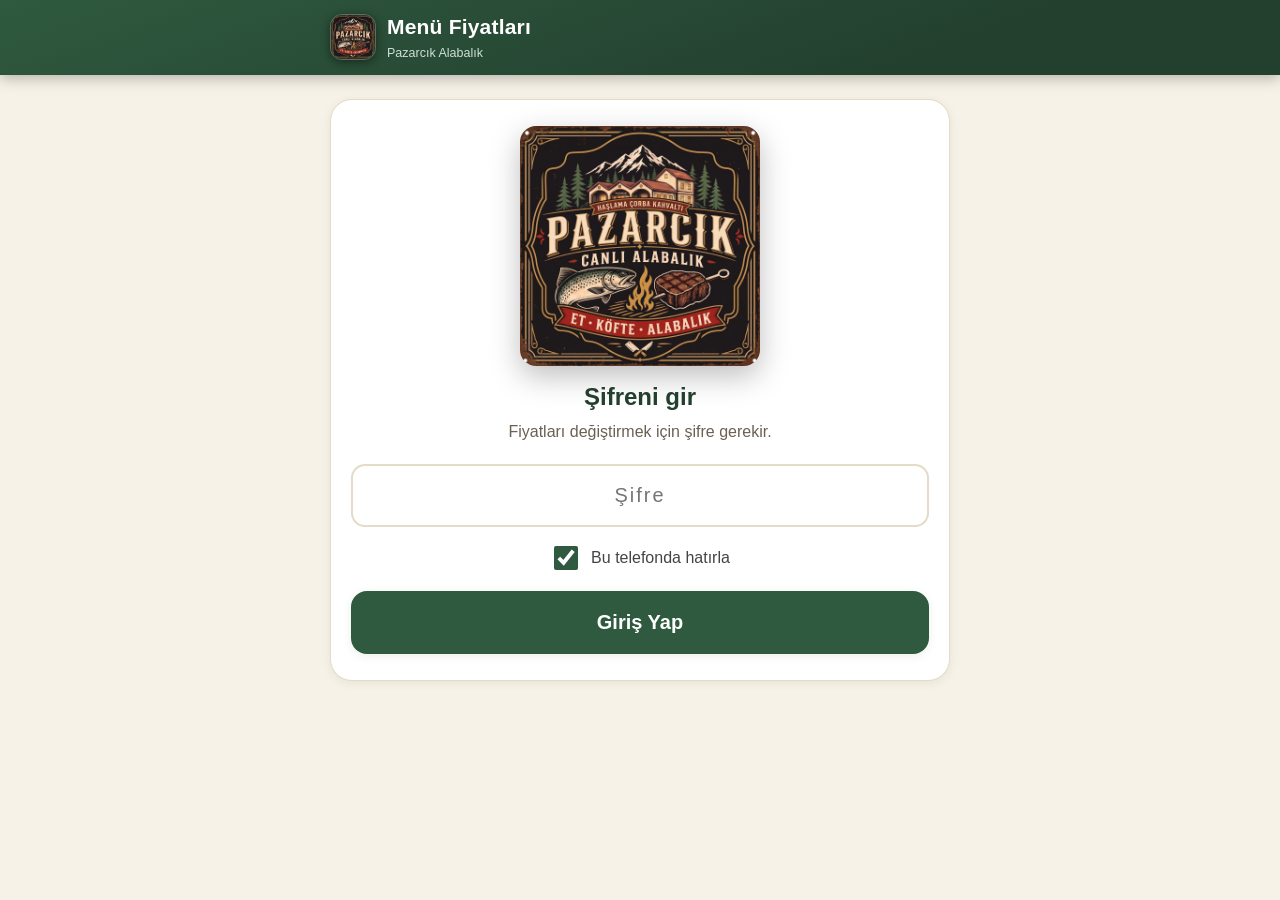
<file: admin.html>
<!DOCTYPE html>
<html lang="tr">
<head>
  <meta charset="UTF-8">
  <meta name="viewport" content="width=device-width, initial-scale=1.0">
  <meta name="robots" content="noindex, nofollow">
  <meta http-equiv="refresh" content="0; url=./panel/">
  <link rel="canonical" href="./panel/">
  <title>Menü Fiyatları — yönlendiriliyor…</title>
  <style>
    body{margin:0;min-height:100vh;display:flex;align-items:center;justify-content:center;
         font-family:"Segoe UI",Arial,sans-serif;background:#F7F2E7;color:#23402F;text-align:center;padding:24px}
    a{color:#D62E22;font-weight:800}
  </style>
</head>
<body>
  <div>
    <p style="font-size:20px;font-weight:800">Panel taşındı 🎉</p>
    <p>Yeni adres: <a href="./panel/">/panel/</a></p>
    <p style="font-size:14px;color:#6B6053">Otomatik yönlendiriliyorsun…</p>
  </div>
  <script>location.replace("./panel/");</script>
</body>
</html>
</file>
<file: css/style.css>
/* ===========================================================
   PAZARCIK ALABALIK DİNLENME TESİSLERİ — Menü teması v3
   Kimlik: Karadeniz dağ vadisi · ahşap kırmızı-çatı · dere kenarı
   Kapak: kış fotoğrafı · Galeri sekmesi: 4 mevsim
   =========================================================== */

:root {
  --brand-red:   #D62E22;
  --brand-red-d: #A81E16;
  --charcoal:    #161616;
  --forest-dark: #23402F;
  --forest:      #2F5A3F;
  --moss:        #4A6B3A;
  --wood:        #6B4A2E;
  --sky:         #9CC3D5;
  --cream:       #F7F2E7;
  --gold:        #C9A227;
  --ink:         #2a2420;
  --muted:       #6f6256;

  /* --- KAPAK & FOOTER FOTOĞRAFLARI ---
     Kapak İKİYE BÖLÜNDÜ: SOL yarı YAZ (hero.jpeg), SAĞ yarı KIŞ (manzara6.jpeg).
     Yarıların fotoğrafını değiştirmek istersen aşağıdaki iki satırı düzenle. */
  --hero-summer:  url("../img/hero.jpeg");
  --hero-winter:  url("../img/manzara6.jpeg");
  --hero-fallback: #2f5a3f;
  --footer-photo: url("../img/dere.jpeg");
}

* { box-sizing: border-box; margin: 0; padding: 0; }
[hidden] { display: none !important; }
html { -webkit-text-size-adjust: 100%; }

body {
  font-family: "Segoe UI", Tahoma, "Helvetica Neue", Arial, sans-serif;
  background: #1b2a21;
  color: var(--ink);
  line-height: 1.45;
  overflow-x: hidden;            /* yatay kayma asla olmasın */
}
.app {
  max-width: 680px;
  margin: 0 auto;
  background: var(--cream);
  min-height: 100vh;
  box-shadow: 0 0 50px rgba(0,0,0,.4);
  background-image:
    radial-gradient(circle at 10% 6%, rgba(156,195,213,.10), transparent 42%),
    radial-gradient(circle at 92% 22%, rgba(74,107,58,.08), transparent 48%);
}

/* ---------------- AÇILIŞ EKRANI (LOGO) ---------------- */
body.intro-acik { overflow: hidden; }
.intro {
  position: fixed;
  inset: 0;
  z-index: 200;
  background: radial-gradient(circle at 50% 38%, #23201c 0%, #121110 70%);
  display: flex;
  align-items: center;
  justify-content: center;
  padding: 20px 18px calc(20px + env(safe-area-inset-bottom));
  transition: opacity .38s ease;
}
.intro.kapali { opacity: 0; pointer-events: none; }
.intro-ic { width: 100%; max-width: 460px; text-align: center; }
.intro-logo {
  display: block;
  width: 100%;
  max-width: min(84vw, 400px);
  max-height: 62vh;
  height: auto;
  object-fit: contain;
  margin: 0 auto;
  border-radius: 16px;
  box-shadow: 0 14px 46px rgba(0,0,0,.65);
}
.intro-btn {
  margin-top: clamp(20px, 4.5vh, 34px);
  width: 100%;
  max-width: 340px;
  padding: 16px 22px;
  border: 0;
  border-radius: 16px;
  background: var(--brand-red);
  color: #fff;
  cursor: pointer;
  box-shadow: 0 8px 24px rgba(214,46,34,.42);
  font: inherit;
  transition: transform .12s ease;
}
.intro-btn:active { transform: translateY(2px); }
.intro-btn .ib1 { display: block; font-size: clamp(17px, 4.6vw, 20px); font-weight: 800; letter-spacing: .6px; }
.intro-btn .ib2 { display: block; font-size: 12.5px; font-weight: 600; opacity: .9; margin-top: 3px; }

/* ---------------- KAPAK (HERO) ---------------- */
.hero {
  position: relative;
  aspect-ratio: 4 / 3;          /* fotoğraf tam görünür, kırpılmaz */
  display: flex;
  flex-direction: column;
  justify-content: flex-start;  /* başlık üstte, gökyüzünde — dükkanı kapatmaz */
  padding: 22px 20px;
  color: #fff;
  overflow: hidden;
  text-align: center;
}
.hero-split {
  position: absolute;
  inset: 0;
  display: flex;
  direction: ltr;            /* Arapça modda bile sol=yaz, sağ=kış kalsın */
  z-index: 0;
  background: var(--hero-fallback);
}
.hero-half {
  flex: 1 1 50%;
  background-position: center;
  background-size: cover;
  background-repeat: no-repeat;
}
.hero-half.left  { background-image: var(--hero-summer); }
.hero-half.right { background-image: var(--hero-winter); border-left: 2px solid rgba(255,255,255,.7); }
.season-tag {
  position: absolute;
  bottom: 9px;
  z-index: 2;
  font-size: 11px;
  font-weight: 700;
  color: #fff;
  background: rgba(0,0,0,.42);
  padding: 3px 10px;
  border-radius: 999px;
  text-shadow: 0 1px 3px rgba(0,0,0,.5);
}
.season-tag.left  { left: 10px; }
.season-tag.right { right: 10px; }
.hero-overlay {
  position: absolute;
  inset: 0;
  background: linear-gradient(to bottom, rgba(0,0,0,.55) 0%, rgba(0,0,0,.18) 28%, rgba(0,0,0,0) 52%, rgba(0,0,0,.18) 100%);
  z-index: 1;
}
.hero-content { position: relative; z-index: 2; }
.hero-title {
  font-size: 28px;                          /* clamp desteklemeyen eski tarayıcı yedeği */
  font-size: clamp(24px, 6.5vw, 36px);
  font-weight: 800;
  letter-spacing: .3px;
  text-shadow: 0 2px 12px rgba(0,0,0,.7);
}
.hero-tagline {
  margin-top: 7px;
  font-size: clamp(13px, 3.6vw, 16px);
  color: #f2ead8;
  font-style: italic;
  text-shadow: 0 1px 8px rgba(0,0,0,.8);
}

/* ---------------- MARKA ŞERİDİ (tabela) ---------------- */
.brandbar {
  display: flex;
  flex-wrap: wrap;              /* dar ekranda taşmadan alt satıra geçsin */
  align-items: center;
  justify-content: center;
  gap: 6px 12px;
  background: var(--charcoal);
  color: var(--cream);
  padding: 11px 14px;
  font-weight: 800;
  letter-spacing: .4px;
  font-size: clamp(12px, 3.4vw, 16px);
  text-transform: uppercase;
  text-align: center;
  border-top: 2px solid var(--brand-red);
  border-bottom: 2px solid var(--brand-red);
}
.brandbar .offerings { color: #fff; }
.brandbar .flame { font-size: 1.15em; }

/* ---------------- ÜST BAR (sekmeler + dil) ---------------- */
.topbar {
  position: sticky;
  top: 0;
  z-index: 30;
  box-shadow: 0 2px 12px rgba(0,0,0,.28);
}
.tabs {
  display: flex;
  background: #fff;
}
.tabs button {
  flex: 1;
  font: inherit;
  font-weight: 700;
  font-size: 15px;
  color: var(--forest-dark);
  background: #fff;
  border: none;
  border-bottom: 3px solid transparent;
  padding: 12px 8px;
  cursor: pointer;
  transition: color .15s, border-color .15s, background .15s;
}
.tabs button.active {
  color: var(--brand-red);
  border-bottom-color: var(--brand-red);
  background: #fff8f7;
}

.lang-switch {
  display: flex;
  justify-content: center;
  gap: 8px;
  padding: 8px;
  background: var(--forest-dark);
}
.lang-switch button {
  font: inherit;
  font-weight: 700;
  font-size: 13px;
  color: var(--cream);
  background: transparent;
  border: 1.5px solid rgba(247,242,231,.35);
  border-radius: 999px;
  padding: 5px 15px;
  cursor: pointer;
  transition: background .15s, border-color .15s, color .15s;
}
.lang-switch button:hover { border-color: var(--sky); }
.lang-switch button.active {
  background: var(--brand-red);
  border-color: var(--brand-red);
  color: #fff;
}

/* ---------------- MENÜ ---------------- */
.menu { max-width: 680px; margin: 0 auto; padding: 18px 14px 30px; }
.category { margin-bottom: 26px; }

.category-header {
  display: flex;
  align-items: center;
  gap: 10px;
  font-size: clamp(18px, 4.6vw, 22px);
  font-weight: 800;
  color: var(--forest-dark);
  padding-bottom: 8px;
  margin-bottom: 14px;
  border-bottom: 2px solid var(--wood);
  position: relative;
}
.category-header::after {
  content: "";
  position: absolute;
  left: 0; bottom: -2px;
  width: 64px; height: 2px;
  background: var(--brand-red);
}
.cat-icon { font-size: 1.15em; }

.item {
  display: flex;
  align-items: flex-start;
  justify-content: space-between;
  gap: 14px;
  background: #fffdf7;
  border: 1px solid rgba(107,74,46,.16);
  border-radius: 14px;
  padding: 13px 15px;
  margin-bottom: 10px;
  box-shadow: 0 1px 3px rgba(35,64,47,.07);
}
.item-main { min-width: 0; flex: 1; }
.item-name { font-size: 16px; font-weight: 700; color: var(--forest-dark); }
.item-name-tr { margin-top: 3px; font-size: 12.5px; font-weight: 600; color: var(--moss); }
.item.tukendi { opacity: .55; }
.sold-out { font-size: 13px; font-weight: 800; color: var(--brand-red); white-space: nowrap; }
.item-desc { margin-top: 4px; font-size: 13px; color: var(--muted); line-height: 1.35; }

.item-prices {
  flex-shrink: 0;
  display: flex;
  flex-direction: column;
  gap: 3px;
  align-items: flex-end;
  text-align: right;
}
.price-row { display: flex; align-items: baseline; gap: 8px; white-space: nowrap; }
.price-label { font-size: 12px; color: var(--muted); }
.price-value { font-size: 16px; font-weight: 800; color: var(--gold); }
.item-prices.multi .price-value { font-size: 15px; }

/* ---------------- GALERİ ---------------- */
.gallery { max-width: 820px; margin: 0 auto; padding: 16px 14px 30px; }
.gallery-season {
  font-size: clamp(17px, 4.4vw, 21px);
  font-weight: 800;
  color: var(--forest-dark);
  margin: 6px 2px 12px;
  padding-bottom: 6px;
  border-bottom: 2px solid var(--wood);
}
.gallery-grid {
  display: grid;
  grid-template-columns: repeat(2, 1fr);
  gap: 10px;
  margin-bottom: 26px;
}
@media (min-width: 560px) { .gallery-grid { grid-template-columns: repeat(3, 1fr); } }

.gphoto {
  position: relative;
  border-radius: 12px;
  overflow: hidden;
  aspect-ratio: 4 / 3;
  cursor: pointer;
  background: #e3ddd0;
  box-shadow: 0 1px 4px rgba(0,0,0,.16);
}
.gphoto img {
  width: 100%;
  height: 100%;
  object-fit: cover;
  display: block;
  transition: transform .3s ease;
}
.gphoto:hover img { transform: scale(1.06); }
.gphoto .cap {
  position: absolute;
  left: 0; right: 0; bottom: 0;
  padding: 14px 9px 7px;
  font-size: 12.5px;
  font-weight: 600;
  color: #fff;
  background: linear-gradient(transparent, rgba(0,0,0,.72));
}

/* ---------------- LIGHTBOX ---------------- */
.lightbox {
  position: fixed;
  inset: 0;
  z-index: 100;
  display: flex;
  align-items: center;
  justify-content: center;
  padding: 16px;
  background: rgba(0,0,0,.92);
  cursor: zoom-out;
}
.lightbox img { max-width: 100%; max-height: 100%; border-radius: 8px; box-shadow: 0 8px 40px rgba(0,0,0,.6); }

/* ---------------- FOOTER (dere) ---------------- */
.foot {
  position: relative;
  overflow: hidden;
  text-align: center;
  padding: 34px 18px;
  color: #fff;
}
.foot::before {
  content: "";
  position: absolute;
  inset: 0;
  background: var(--footer-photo) center/cover no-repeat, var(--forest-dark);
  z-index: 0;
}
.foot::after {
  content: "";
  position: absolute;
  inset: 0;
  background: rgba(35,64,47,.80);
  z-index: 1;
}
.foot-content { position: relative; z-index: 2; }
.foot-note { font-size: 15px; font-weight: 600; text-shadow: 0 1px 8px rgba(0,0,0,.6); }

/* ---------------- SOSYAL MEDYA ---------------- */
.social { text-align: center; margin: 0 0 18px; }
.social-title { font-size: 14px; font-weight: 700; letter-spacing: .3px; margin-bottom: 11px; text-shadow: 0 1px 6px rgba(0,0,0,.5); }
.social-links { display: flex; gap: 18px; justify-content: center; }
.social-link { display: inline-flex; width: 52px; height: 52px; border-radius: 15px; overflow: hidden; box-shadow: 0 4px 12px rgba(0,0,0,.4); transition: transform .15s ease; }
.social-link:active { transform: scale(.93); }
.social-link svg { width: 52px; height: 52px; display: block; }

/* ---------------- ESKİ TELEFON YEDEĞİ (aspect-ratio yoksa) ---------------- */
@supports not (aspect-ratio: 1 / 1) {
  .hero   { min-height: 300px; }
  .gphoto { height: 150px; }
}

/* ---------------- ÇOK KÜÇÜK EKRANLAR (≤360px) ---------------- */
@media (max-width: 360px) {
  .menu, .gallery { padding-left: 10px; padding-right: 10px; }
  .item { padding: 11px 12px; gap: 10px; }
  .item-name { font-size: 15px; }
  .price-value { font-size: 15px; }
  .lang-switch button { padding: 5px 12px; }
}

/* ---------------- ARAPÇA (RTL) ---------------- */
html[dir="rtl"] body { font-family: "Segoe UI", Tahoma, Arial, sans-serif; }
html[dir="rtl"] .item-prices { align-items: flex-start; text-align: left; }
html[dir="rtl"] .category-header::after,
html[dir="rtl"] .gallery-season { }
html[dir="rtl"] .category-header::after { left: auto; right: 0; }
html[dir="rtl"] .item-name,
html[dir="rtl"] .item-desc,
html[dir="rtl"] .gallery-season { text-align: right; }
</file>
